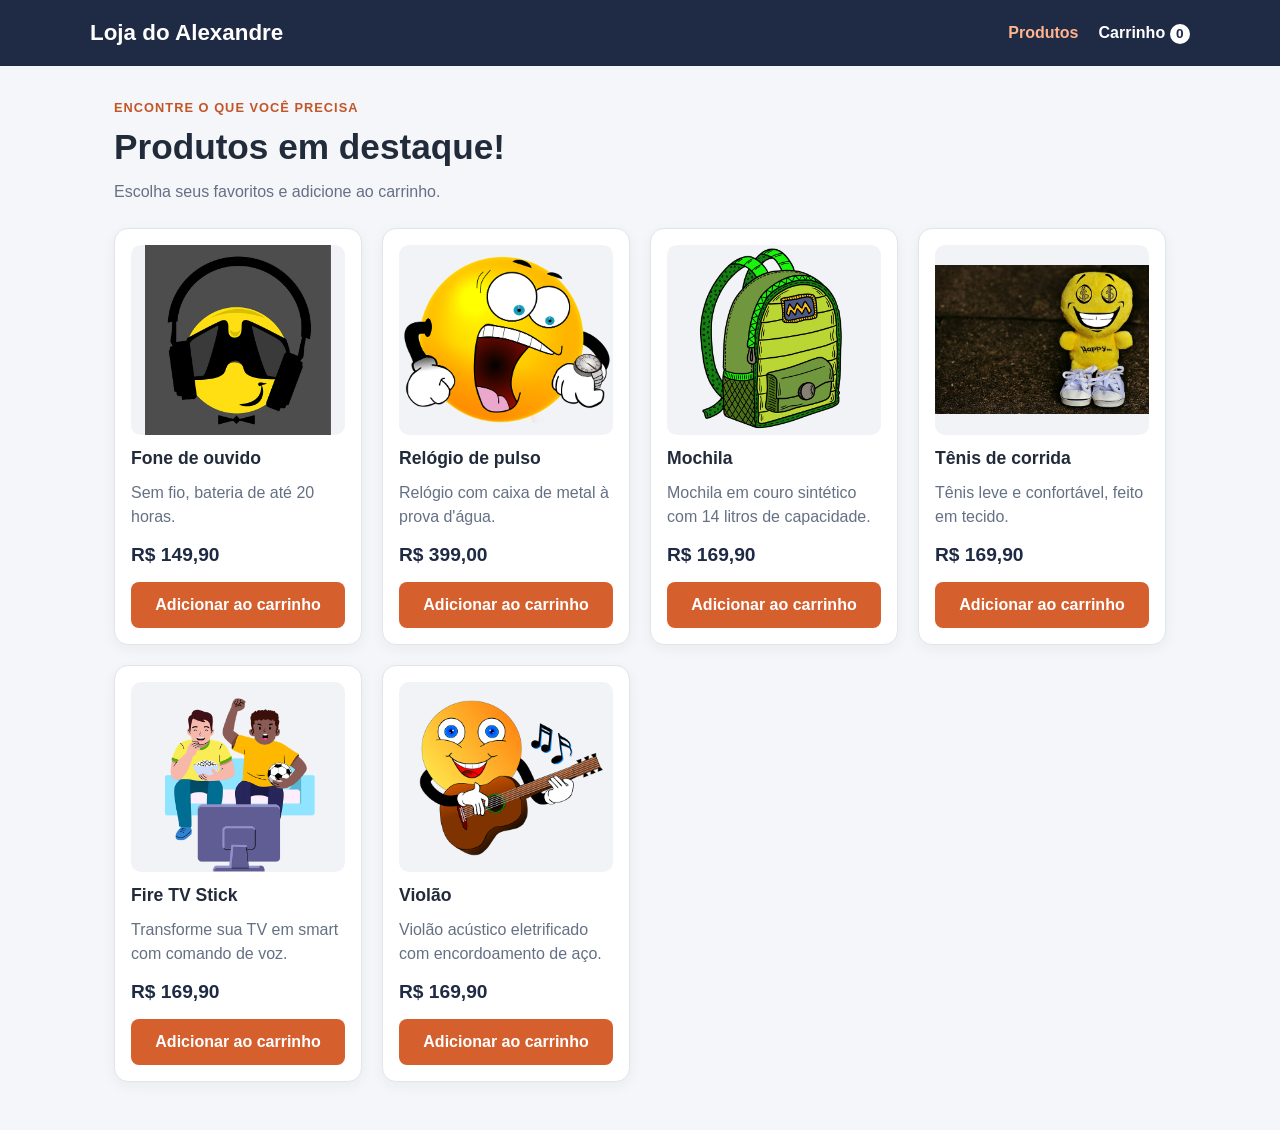
<file: index.html>
<!DOCTYPE html>
<html lang="pt-BR">
<head>
    <meta charset="UTF-8">
    <meta name="viewport" content="width=device-width, initial-scale=1.0">
    <meta name="theme-color" content="#1f2a44">
    <title>Produtos | Loja do Alexandre</title>
    <link rel="stylesheet" href="style.css">
    <script src="loja.js" defer></script>
</head>
<body data-page="vitrine">
    <header class="topo">
        <div class="topo-conteudo">
            <a class="logo" href="index.html">Loja do Alexandre</a>
            <nav class="menu" aria-label="Navegação principal">
                <a href="index.html" aria-current="page">Produtos</a>
                <a href="carrinho.html">Carrinho <span class="contador-carrinho" data-cart-count>0</span></a>
            </nav>
        </div>
    </header>

    <main>
        <section class="introducao">
            <p class="etiqueta">Encontre o que você precisa</p>
            <h1>Produtos em destaque!</h1>
            <p>Escolha seus favoritos e adicione ao carrinho.</p>
        </section>
        <section class="produtos" data-products aria-label="Produtos disponíveis"></section>
    </main>
</body>
</html>
</file>
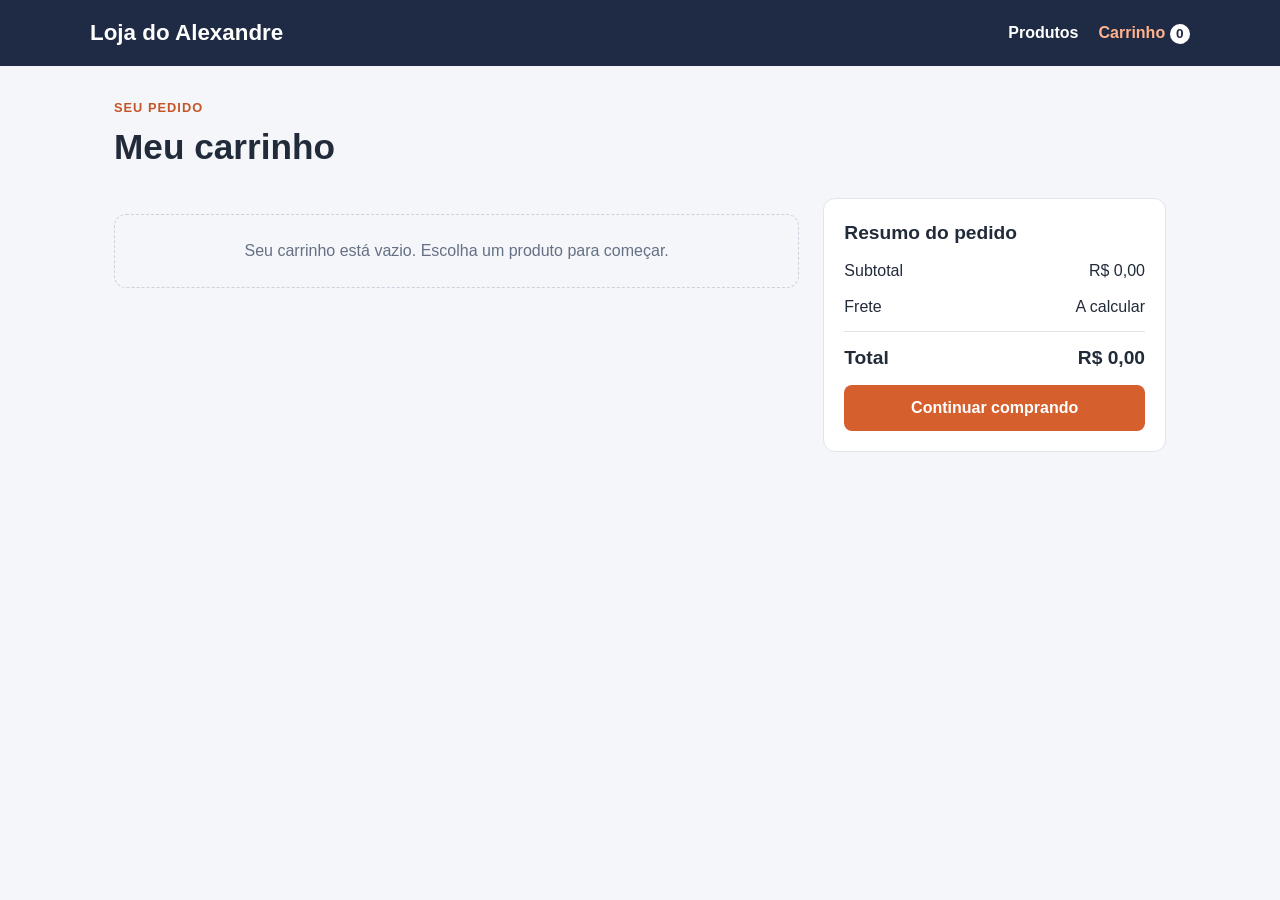
<file: carrinho.html>
<!DOCTYPE html>
<html lang="pt-BR">
<head>
    <meta charset="UTF-8">
    <meta name="viewport" content="width=device-width, initial-scale=1.0">
    <meta name="theme-color" content="#1f2a44">
    <title>Meu carrinho | Loja do Alexandre</title>
    <link rel="stylesheet" href="style.css">
    <script src="loja.js" defer></script>
</head>
<body data-page="carrinho">
    <header class="topo">
        <div class="topo-conteudo">
            <a class="logo" href="index.html">Loja do Alexandre</a>
            <nav class="menu" aria-label="Navegação principal">
                <a href="index.html">Produtos</a>
                <a href="carrinho.html" aria-current="page">Carrinho <span class="contador-carrinho" data-cart-count>0</span></a>
            </nav>
        </div>
    </header>

    <main>
        <section class="introducao introducao-carrinho">
            <p class="etiqueta">Seu pedido</p>
            <h1>Meu carrinho</h1>
        </section>
        <div class="carrinho">
            <section class="lista" data-cart-items aria-label="Itens no carrinho" aria-live="polite"></section>
            <aside class="resumo" data-cart-summary aria-label="Resumo do pedido"></aside>
        </div>
    </main>
</body>
</html>
</file>
<file: style.css>
* {
    box-sizing: border-box;
}

body {
    margin: 0;
    color: #222b3a;
    background: #f4f6f9;
    font-family: Arial, sans-serif;
    line-height: 1.5;
}

button,
a {
    font: inherit;
}

.topo {
    padding: 16px 24px;
    color: #fff;
    background: #1f2a44;
}

.topo-conteudo {
    max-width: 1100px;
    margin: 0 auto;
    display: flex;
    align-items: center;
    justify-content: space-between;
    gap: 20px;
}

.logo {
    color: inherit;
    font-size: 1.4rem;
    font-weight: 700;
    text-decoration: none;
}

.menu {
    display: flex;
    align-items: center;
    gap: 20px;
}

.menu a {
    color: #fff;
    font-weight: 700;
    text-decoration: none;
}

.menu a:hover,
.menu a[aria-current="page"] {
    color: #ffb38f;
}

.contador-carrinho {
    display: inline-flex;
    min-width: 1.5em;
    justify-content: center;
    padding: 0 0.35em;
    border-radius: 999px;
    color: #1f2a44;
    background: #fff;
    font-size: 0.85em;
}

main {
    max-width: 1100px;
    margin: 0 auto;
    padding: 32px 24px 48px;
}

.introducao {
    margin-bottom: 24px;
}

.introducao h1 {
    margin: 0;
    font-size: clamp(1.7rem, 4vw, 2.2rem);
}

.introducao > p:last-child {
    margin: 6px 0 0;
    color: #657084;
}

.etiqueta {
    margin: 0 0 4px;
    color: #c45528;
    font-size: 0.8rem;
    font-weight: 700;
    letter-spacing: 0.08em;
    text-transform: uppercase;
}

.produtos {
    display: grid;
    grid-template-columns: repeat(auto-fit, minmax(min(100%, 230px), 1fr));
    gap: 20px;
}

.produto {
    display: flex;
    min-width: 0;
    flex-direction: column;
    gap: 10px;
    padding: 16px;
    border: 1px solid #e0e5ec;
    border-radius: 14px;
    background: #fff;
    box-shadow: 0 4px 14px rgb(31 42 68 / 5%);
}

.foto {
    display: flex;
    height: 190px;
    align-items: center;
    justify-content: center;
    overflow: hidden;
    border-radius: 10px;
    background: #f1f3f7;
}

.foto img {
    width: 100%;
    height: 100%;
    object-fit: contain;
}

.produto h2,
.item-carrinho h2 {
    margin: 0;
    font-size: 1.1rem;
}

.descricao {
    margin: 0;
    color: #657084;
}

.preco {
    margin: 2px 0;
    color: #1f2a44;
    font-size: 1.2rem;
    font-weight: 700;
}

.botao {
    display: inline-flex;
    min-height: 46px;
    align-items: center;
    justify-content: center;
    padding: 10px 16px;
    border: 0;
    border-radius: 8px;
    color: #fff;
    background: #d65f2e;
    font-weight: 700;
    text-align: center;
    text-decoration: none;
    cursor: pointer;
}

.botao:hover {
    background: #b94b20;
}

.botao:focus-visible,
.controle-quantidade button:focus-visible,
.remover:focus-visible,
a:focus-visible {
    outline: 3px solid #f4a261;
    outline-offset: 3px;
}

.carrinho {
    display: grid;
    grid-template-columns: minmax(0, 2fr) minmax(260px, 1fr);
    align-items: start;
    gap: 24px;
}

.lista {
    display: flex;
    min-width: 0;
    flex-direction: column;
    gap: 12px;
}

.item-carrinho {
    display: grid;
    grid-template-columns: 88px minmax(0, 1fr) auto;
    align-items: center;
    gap: 16px;
    padding: 16px;
    border: 1px solid #e0e5ec;
    border-radius: 12px;
    background: #fff;
}

.foto-mini {
    width: 88px;
    height: 88px;
    border-radius: 8px;
    background: #f1f3f7;
    object-fit: contain;
}

.info {
    min-width: 0;
}

.preco-item {
    margin: 0;
    font-weight: 700;
    white-space: nowrap;
}

.controles {
    display: flex;
    flex-wrap: wrap;
    align-items: center;
    gap: 12px;
    margin-top: 8px;
}

.controle-quantidade {
    display: inline-flex;
    align-items: center;
    gap: 10px;
}

.controle-quantidade button,
.remover {
    min-width: 36px;
    min-height: 36px;
    border: 1px solid #cbd2dd;
    border-radius: 7px;
    color: #1f2a44;
    background: #fff;
    cursor: pointer;
}

.remover {
    padding: 4px 10px;
    color: #a33b27;
}

.resumo {
    display: flex;
    flex-direction: column;
    gap: 12px;
    padding: 20px;
    border: 1px solid #e0e5ec;
    border-radius: 12px;
    background: #fff;
}

.resumo h2 {
    margin: 0;
    font-size: 1.2rem;
}

.linha {
    display: flex;
    justify-content: space-between;
    gap: 12px;
    margin: 0;
}

.total {
    padding-top: 12px;
    border-top: 1px solid #e0e5ec;
    font-size: 1.2rem;
    font-weight: 700;
}

.voltar {
    color: #1f2a44;
    text-align: center;
}

.carrinho-vazio {
    padding: 24px;
    border: 1px dashed #cbd2dd;
    border-radius: 12px;
    color: #657084;
    text-align: center;
}

@media (max-width: 700px) {
    .topo {
        padding: 14px 16px;
    }

    .topo-conteudo {
        flex-direction: column;
        gap: 10px;
    }

    main {
        padding: 24px 16px 36px;
    }

    .carrinho {
        grid-template-columns: 1fr;
    }
}

@media (max-width: 430px) {
    .menu {
        width: 100%;
        justify-content: center;
        gap: 24px;
    }

    .item-carrinho {
        grid-template-columns: 64px minmax(0, 1fr);
        gap: 12px;
        padding: 12px;
    }

    .foto-mini {
        width: 64px;
        height: 64px;
    }

    .preco-item {
        grid-column: 2;
    }

    .controles {
        gap: 8px;
    }
}
</file>
